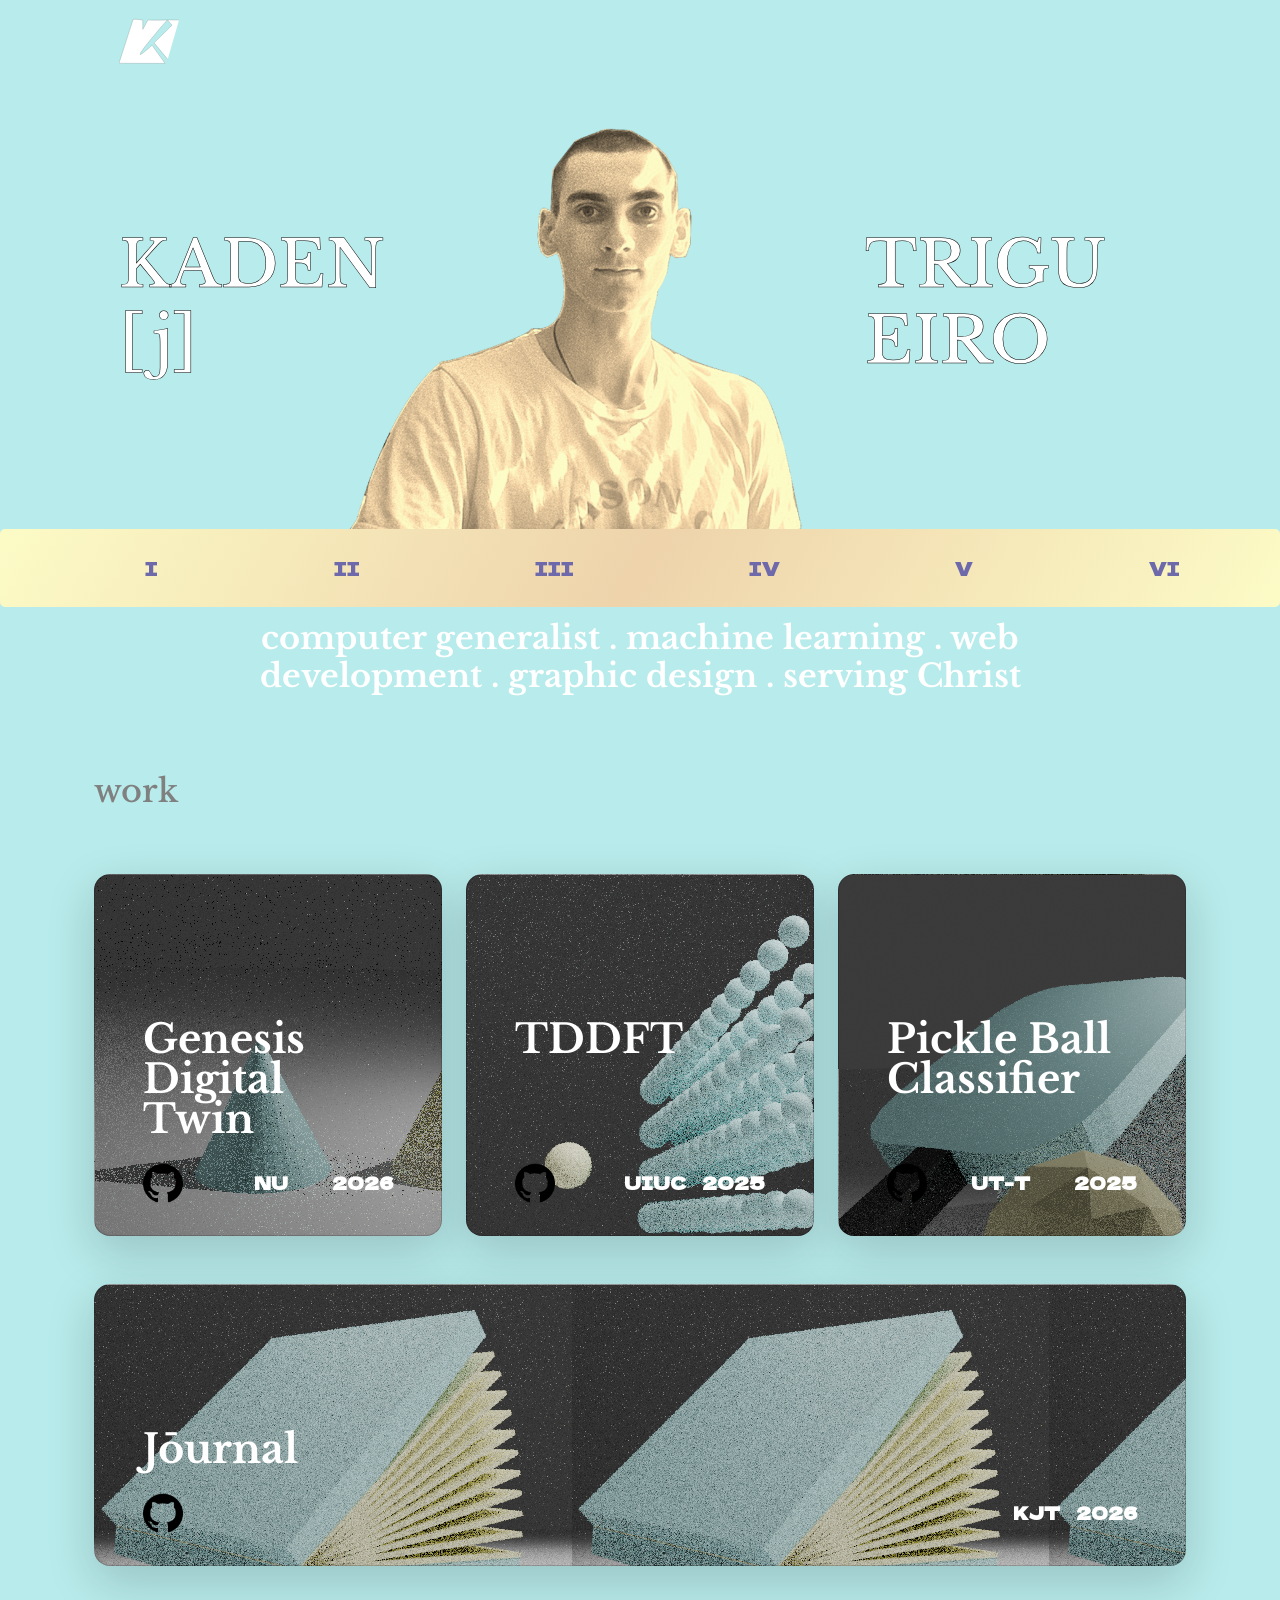
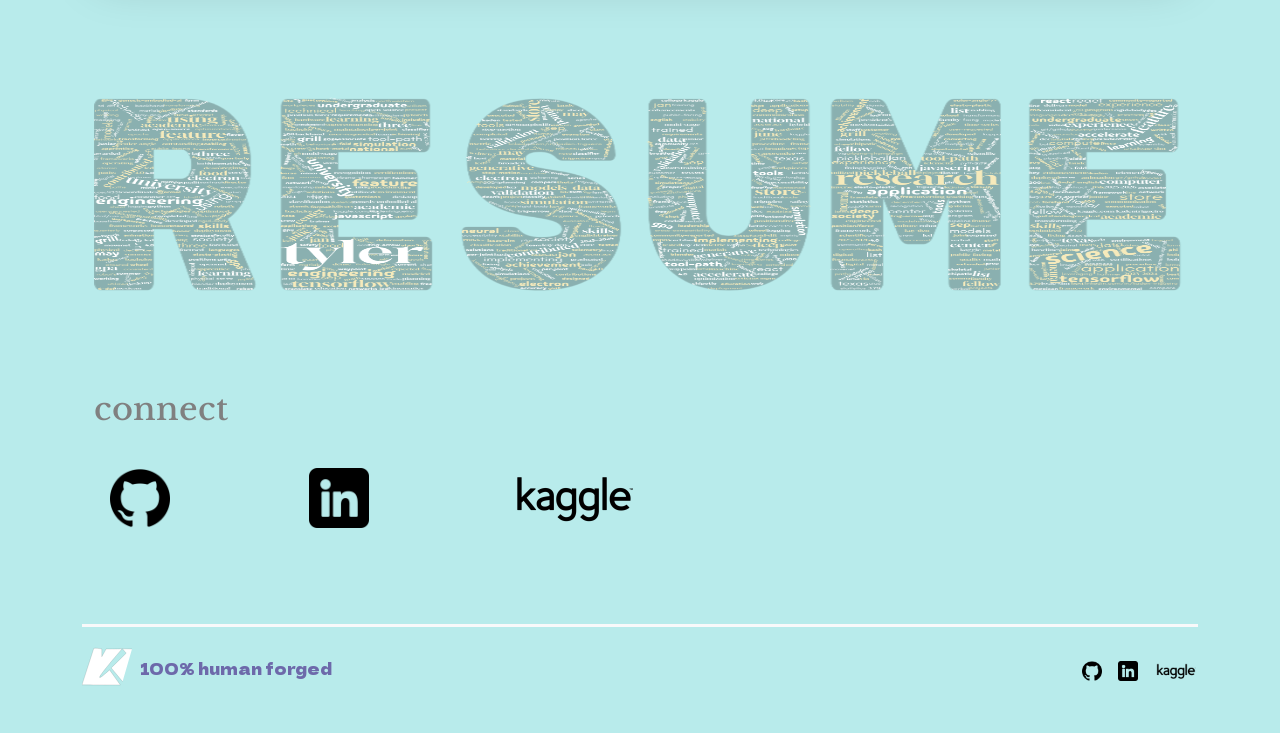
<file: index.html>
<!DOCTYPE html>
<html lang="en">

<head>
  <meta charset="UTF-8">
  <meta name="viewport" content="width=device-width, initial-scale=1.0">
  <title>KADEN [j] TRIGUEIRO</title>
  <link href="https://cdn.jsdelivr.net/npm/bootstrap@5.3.8/dist/css/bootstrap.min.css" rel="stylesheet" integrity="sha384-sRIl4kxILFvY47J16cr9ZwB07vP4J8+LH7qKQnuqkuIAvNWLzeN8tE5YBujZqJLB" crossorigin="anonymous">
  <link rel="preconnect" href="https://fonts.googleapis.com">
  <link rel="preconnect" href="https://fonts.gstatic.com" crossorigin>
  <link href="https://fonts.googleapis.com/css2?family=Dela+Gothic+One&family=Libre+Baskerville:ital,wght@0,400..700;1,400..700&display=swap" rel="stylesheet">
  <link href="styles.css" rel="stylesheet">
</head>
  <script src="https://cdn.jsdelivr.net/npm/bootstrap@5.3.8/dist/js/bootstrap.bundle.min.js" integrity="sha384-FKyoEForCGlyvwx9Hj09JcYn3nv7wiPVlz7YYwJrWVcXK/BmnVDxM+D2scQbITxI" crossorigin="anonymous"></script>

  <body>
    <nav class="navbar">
    <div class="container-fluid col-10">
        <a class="navbar-brand" href="#">
        <img src="svg(2).svg" alt="Bootstrap" width="60" height="60">
        </a>
    </div>
    </nav>
    <section>
    <!-- HERO SPLASH W HEADSHOT -->
    <div class="container-fluid hero">
        <div class="row d-flex align-items-center justify-content-center">
            <h1 class="col-2 name">KADEN [j]</h1>
            <img src="images/headshot.PNG" class="col-5">
            <h1 class="col-3 name">TRIGU EIRO</h1>
        </div>
    </div>

    </section>


    <section>

    <!-- HEADER W LINKS -->
    <div class="d-flex justify-content-center">
    <div class="col-12 d-flex justify-content-center py-3 gradient-background"> 
        <ul class="col-10 nav justify-content-between nav-pills" style="margin-left: 45px"> 
            <li class="nav-item" id="bio">
                <a href="#bio" class="nav-link" aria-current="page">I</a>
            </li> <li class="nav-item">
                <a href="#work" class="nav-link">II</a>
            </li> 
            <li class="nav-item">
                <a href="#resume" class="nav-link">III</a>
            </li> 
            <li class="nav-item">
                <a href="#connect" class="nav-link">IV</a>
            </li> 
            <li class="nav-item">
                <a href="#creative" class="nav-link">V</a>
            </li> 
            <li class="nav-item">
                <a href="#mission-statement" class="nav-link">VI</a>
            </li> 
            
        </ul> 
    </div>
    </div> 
    </section>

    <section id="bio">
    <!-- ABOUT SECTION -->
     <div class="container-fluid d-flex justify-content-center">
     <div class="col-9 px-6 py-1 my-2 text-center"> 
        <h2 class="">
        <p class="display-5 libre-baskerville" style="font-size: 2rem;">computer generalist . machine learning . web development . graphic design . serving Christ</h1> 
        <div class="col-lg-6 mx-auto"> 
    
        </div> 
    </div>
    </div>
    </section>

    <section id="work">
    <!-- PROJECTS -->
    <div class="container px-4 py-5 libre-baskerville id="projects" style="color: grey;"> 
        <h2 class="pb-2">work</h2> 
        <div class="row row-cols-1 row-cols-lg-3 align-items-stretch g-4 py-5"> 
            <div class="col"> 
                <div class="card card-cover h-100 overflow-hidden text-bg-dark rounded-4 shadow-lg" style="background-image: url('images/dt.png');"> 
                    <div class="d-flex flex-column h-100 p-5 pb-3 text-white text-shadow-1"> 
                        <h3 class="pt-5 mt-5 mb-4 display-6 lh-1 fw-bold">Genesis Digital Twin</h3> 
                        <ul class="d-flex list-unstyled mt-auto"> <li class="me-auto"> <a href="github.com">
                             <img src="images/github.png" alt="" height="40" width="40"> </a>
                        </li> <li class="d-flex align-items-center me-3"> 
                            <svg class="bi me-2" width="1em" height="1em" role="img" aria-label="Location">
                                <use xlink:href="#geo-fill"></use></svg> 
                                <small>NU</small> 
                            </li> 
                            <li class="d-flex align-items-center"> 
                                <svg class="bi me-2" width="1em" height="1em" role="img" aria-label="Duration">
                                    <use xlink:href="#calendar3"></use>
                                </svg> 
                                <small>2026</small>
                             </li>
                            </ul> 
                        </div>
                    </div> 
                </div> 
                <div class="col"> 
                    <div class="card card-cover h-100 overflow-hidden text-bg-dark rounded-4 shadow-lg" style="background-image: url('images/TDDFT.png');"> 
                        <div class="d-flex flex-column h-100 p-5 pb-3 text-white text-shadow-1"> 
                            <h3 class="pt-5 mt-5 mb-4 display-6 lh-1 fw-bold">TDDFT</h3> 
                            <ul class="d-flex list-unstyled mt-auto"> 
                                <li class="me-auto"> <a href="https://github.com/SirK8N/stopping-power-ml">
                             <img src="images/github.png" alt="" height="40" width="40"> </a>
                                    </li> 
                                    <li class="d-flex align-items-center me-3"> <svg class="bi me-2" width="1em" height="1em" role="img" aria-label="Location"><use xlink:href="#geo-fill"></use></svg> 
                                        <small>UIUC</small> </li> 
                                    <li class="d-flex align-items-center"> <small>2025</small> </li>
                            </ul> 
                        </div> 
                    </div> 
                </div> 
                <div class="col"> 
                    <div class="card card-cover h-100 overflow-hidden text-bg-dark rounded-4 shadow-lg" style="background-image: url('images/pickleball.png');"> 
                        <div class="d-flex flex-column h-100 p-5 pb-3 text-shadow-1"> <h3 class="pt-5 mt-5 mb-4 display-6 lh-1 fw-bold">Pickle Ball Classifier</h3>
                             <ul class="d-flex list-unstyled mt-auto">
                                 <li class="me-auto"><a href="https://github.com/Blaker-Space/Pickleball-Shot-Classifier">
                             <img src="images/github.png" alt="" height="40" width="40"> </a></li>
                                     
                                     <li class="d-flex align-items-center me-3"> 
                                        <svg class="bi me-2" width="1em" height="1em" role="img" aria-label="Location">
                                            <use xlink:href="#geo-fill"></use>
                                        </svg> 
                                        <small>UT-T</small> 
                                    </li> 
                                    <li class="d-flex align-items-center"> 
                                        <svg class="bi me-2" width="1em" height="1em" role="img" aria-label="Duration">
                                            <use xlink:href="#calendar3"></use>
                                        </svg> 
                                        <small>2025</small> 
                                    </li> 
                                </ul> 
                            </div> 
                        </div> 
                    </div> 
                </div> 
                                <div class="col"> 
                    <div class="card card-cover h-100 overflow-hidden text-bg-dark rounded-4 shadow-lg" style="background-image: url('images/book.png');"> 
                        <div class="d-flex flex-column h-100 p-5 pb-3 text-white text-shadow-1"> 
                            <h3 class="pt-5 mt-5 mb-4 display-6 lh-1 fw-bold">Jōurnal</h3> 
                            <ul class="d-flex list-unstyled mt-auto"> 
                                <li class="me-auto"> <a href="https://github.com/SirK8N/J-URNAL">
                             <img src="images/github.png" alt="" height="40" width="40"> </a>
                                    </li> 
                                    <li class="d-flex align-items-center me-3"> <svg class="bi me-2" width="1em" height="1em" role="img" aria-label="Location"><use xlink:href="#geo-fill"></use></svg> 
                                        <small>KJT</small> </li> 
                                    <li class="d-flex align-items-center"> <small>2026</small> </li>
                            </ul> 
                        </div> 
                    </div> 
                </div> 
            </div>
            
        </div>
    </div>
        
    </section>


    <section id="resume">
    <!-- RESUME -->
    <div class="container px-4 py-5 libre-baskerville id="projects" style="color: grey;"> 
        <h2 class="pb-4"></h2> 
        <a href="Kaden_Trigueiro_Resume_Fall_2026.pdf">
            <img src="images/resume.png" height="200px" width="100%">
        </a>
    </div>
    </section>
    
    <section id="connect">
    <!-- CONNECT -->
    <div class="container px-4 py-5 libre-baskerville id="projects" style="color: grey;"> 
        <h2 class="pb-2">connect</h2> 
        <ul class="nav py-4 col-md-6 justify-content-between list-unstyled d-flex"> 
            <li class="ms-3">
                <a class="text-body-secondary" href="https://github.com/SirK8N" aria-label="github">
                    <img src="images/github.png" alt="" height="60" width="60">
                </a>
            </li> 
            <li class="ms-3">
                <a class="text-body-secondary" href="https://linkedin.com/in/kaden-trigueiro" aria-label="Facebook">
                    <img src="images/linkedin.png" height="60" width="60">
                </a>
            </li> 
            <li class="ms-3">
                <a class="text-body-secondary" href="https://www.kaggle.com/kadentrigueiro" aria-label="Facebook">
                    <img src="images/kaggle.png" height="60" width="132">
                </a>
            </li> 
        </ul> 
    </div>
    </section>

    <section id="creative">
    <!-- CREATIVE -->
    <!-- <div class="container px-4 py-5 libre-baskerville id="projects" style="color: grey;"> 
        <h2 class="pb-4">creative (TO-DO)</h2> 
        <a href="Kaden_Trigueiro_Resume_Fall_2026.pdf">
            <p class="dela-gothic pt-4" style="font-size: 1rem; f`ont-weight: lighter;">click</p>
        </a>
    </div>
    </section>
    
    <section id="mission-statement">
    <div class="container px-4 py-5 libre-baskerville id="projects" style="color: grey;"> 
        <h2 class="pb-2 border-bottom">mission (TO-DO)</h2> 
        <a href="Kaden_Trigueiro_Resume_Fall_2026.pdf">
            <p class="dela-gothic" style="font-size: 1rem; font-weight: lighter;">click</p>
        </a>
    </div>
    </section> -->
    <!-- FOOTER -->
    <div class="container"> 
        <footer class="d-flex flex-wrap justify-content-between align-items-center py-3 my-4 border-top border-3 border-light"> 
            <div class="col-md-4 d-flex align-items-center"> 
                <a href="/" class="mb-3 me-2 mb-md-0 text-body-secondary text-decoration-none lh-1" aria-label="Bootstrap"> 
                    <img src="svg(2).svg" width="50" height="50"> 
                </a> <span class="mb-3 mb-md-0 dela-gothic" style="font-size: 1rem;">100% human forged </span> 
            </div> <ul class="nav col-md-4 justify-content-end list-unstyled d-flex"> 
                <li class="ms-3">
                    <a class="text-body-secondary" href="#" aria-label="github">
                        <img src="images/github.png" alt="" height="20" width="20">
                    </a>
                </li> 
                <li class="ms-3">
                    <a class="text-body-secondary" href="#" aria-label="Facebook">
                        <img src="images/linkedin.png" height="20" width="20">
                    </a>
                </li> 
                <li class="ms-3">
                    <a class="text-body-secondary" href="#" aria-label="Facebook">
                        <img src="images/kaggle.png" height="20" width="44">
                    </a>
                </li> 
            </ul> 
        </footer> 
    </div>
    </section>
    <script src="https://ajax.googleapis.com/ajax/libs/jquery/3.7.1/jquery.min.js"></script>
    <script src="index.js" rel="script"></script>
    
  </body>

</html>
</file>
<file: styles.css>
body {
    background-color: #b8ebeb;
}

.name {
    font-family: "Libre Baskerville";
    color: white;
    -webkit-text-stroke: 0.5px black;
    font-size: 5vw;
}

.header {
    background-color: #fcfbc6;
}

li {
    font-family: "Dela Gothic One";
    font-size: 20px;
}

.nav-link {
    color: rgb(109, 105, 170);
}

/*
Source - https://stackoverflow.com/a/45764412
Posted by vals
Retrieved 2026-07-30, License - CC BY-SA 3.0
*/

.gradient-background {
  background: linear-gradient(300deg, #fcfbc6, #eed3ab, #fcfbc6);
  background-size: 100% 100%;
  animation: gradient-animation 18s ease infinite;
  border-radius: 5px;
}

.dela-gothic {
    font-family: "Dela Gothic One";
    font-size: 2rem;
    font-weight: ;
    color: rgb(109, 105, 170);
}

.libre-baskerville {
    font-family: "Libre Baskerville";
    font-size: 4rem;
    font-weight: bold;
    color: white;
    
    border: black;
}
</file>
